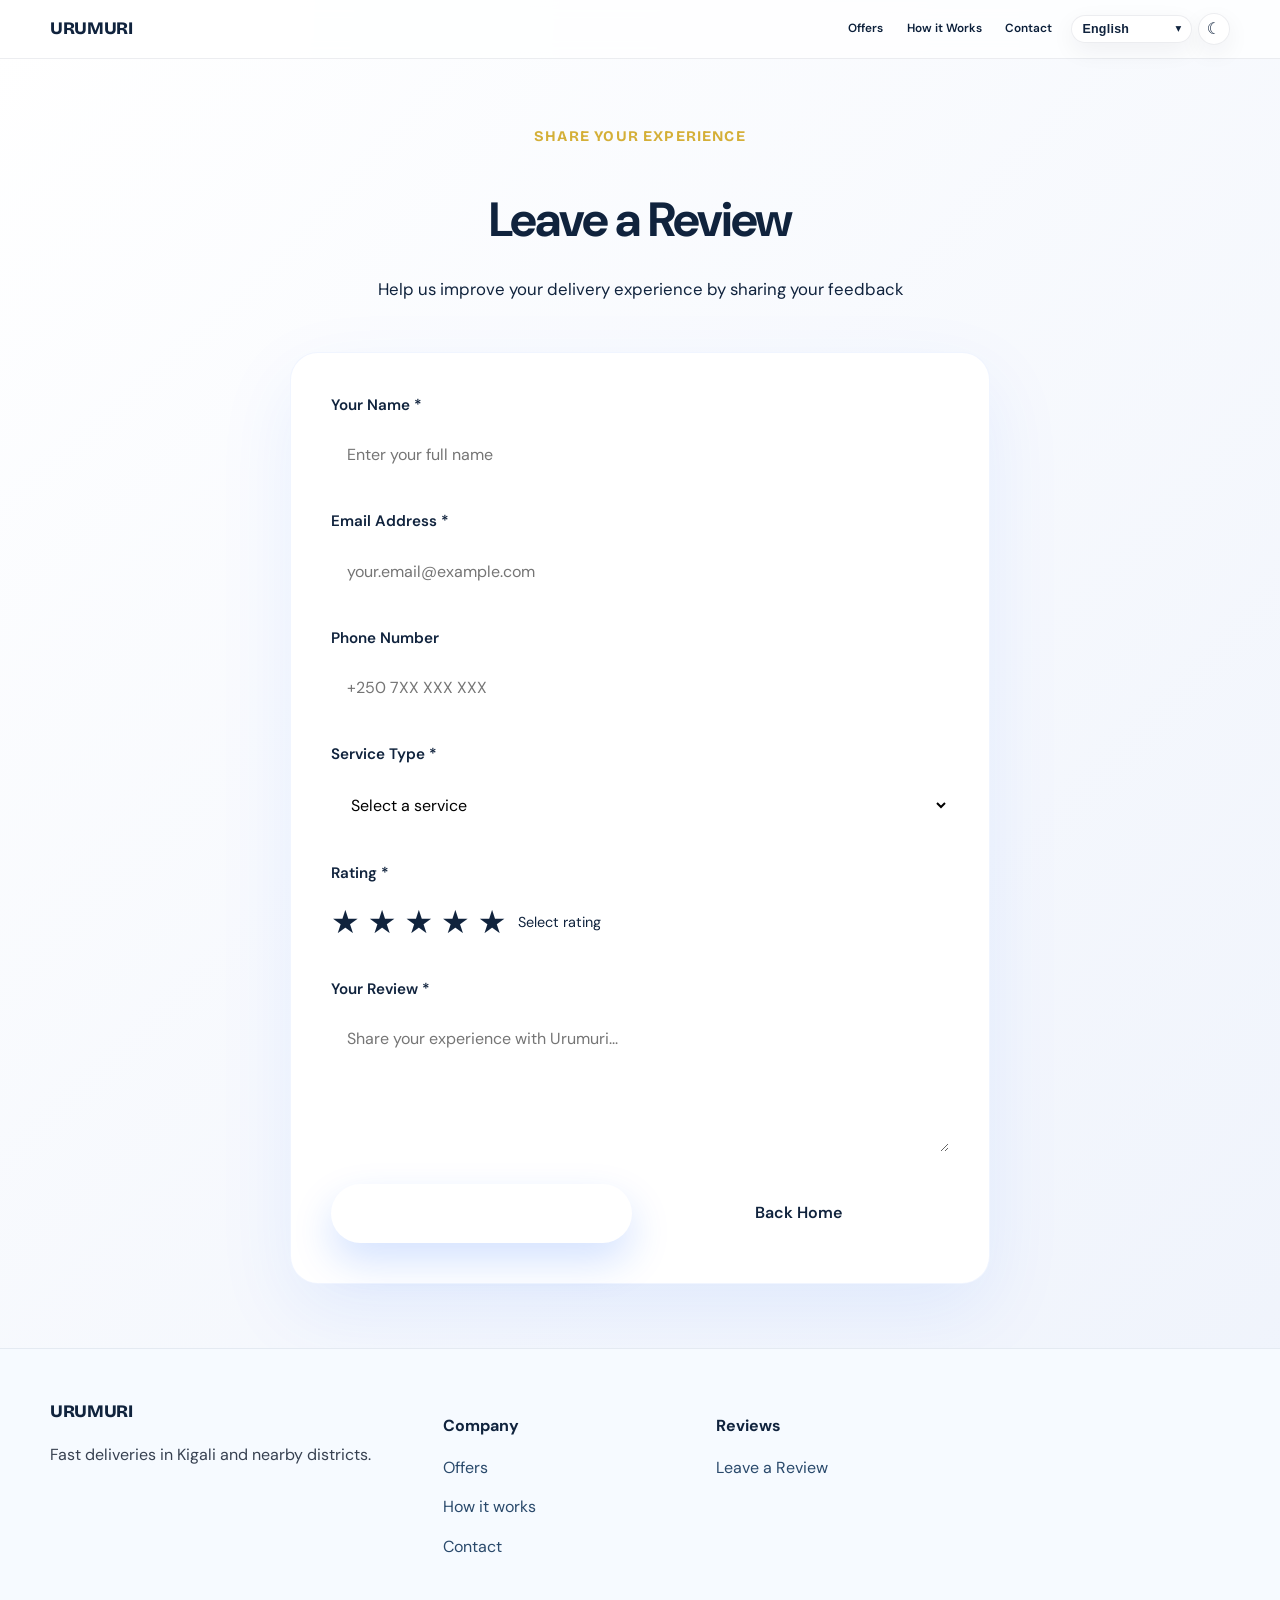
<file: reviews.html>
<!DOCTYPE html>
<html lang="en">
<head>
  <meta charset="UTF-8" />
  <meta name="viewport" content="width=device-width, initial-scale=1.0" />
  <title>Leave a Review | Urumuri</title>
  <meta name="description" content="Share your Urumuri delivery experience. Leave a review for food, grocery, courier and other services." />
  <link rel="preconnect" href="https://fonts.googleapis.com" />
  <link rel="preconnect" href="https://fonts.gstatic.com" crossorigin />
  <link rel="preload" href="https://fonts.googleapis.com/css2?family=Bricolage+Grotesque:opsz,wght@12..96,500;12..96,700;12..96,800&family=DM+Sans:opsz,wght@9..40,400;9..40,500;9..40,600;9..40,700&display=swap" as="style" onload="this.rel='stylesheet'">
  <noscript><link href="https://fonts.googleapis.com/css2?family=Bricolage+Grotesque:opsz,wght@12..96,500;12..96,700;12..96,800&family=DM+Sans:opsz,wght@9..40,400;9..40,500;9..40,600;9..40,700&display=swap" rel="stylesheet"></noscript>
  <link rel="stylesheet" href="styles.css" />
  <style>
    .review-container {
      min-height: 100vh;
      padding: 4rem 0;
      background: linear-gradient(135deg, rgba(255, 255, 255, 0.95), rgba(240, 244, 252, 0.95));
    }

    .review-content {
      max-width: 700px;
    }

    .review-header {
      text-align: center;
      margin-bottom: 3rem;
    }

    .review-header h1 {
      font-size: clamp(2rem, 4vw, 3rem);
      margin: 1rem 0;
      letter-spacing: -0.04em;
    }

    .review-header p {
      color: var(--gray-600);
      font-size: 1.05rem;
    }

    .review-form {
      background: var(--white);
      border-radius: 28px;
      padding: 2.5rem;
      box-shadow: 0 28px 80px rgba(14, 94, 255, 0.08);
      border: 1px solid rgba(14, 94, 255, 0.06);
    }

    .form-group {
      margin-bottom: 1.75rem;
      display: flex;
      flex-direction: column;
    }

    .form-group label {
      margin-bottom: 0.65rem;
      font-weight: 600;
      color: var(--black);
      font-size: 0.95rem;
    }

    .form-group input,
    .form-group textarea,
    .form-group select {
      padding: 1rem;
      border: 2px solid var(--gray-200);
      border-radius: 16px;
      font-family: inherit;
      font-size: 1rem;
      transition: all 0.3s ease;
      background: var(--surface);
    }

    .form-group input:focus,
    .form-group textarea:focus,
    .form-group select:focus {
      outline: none;
      border-color: var(--blue);
      background: var(--white);
      box-shadow: 0 0 0 3px rgba(14, 94, 255, 0.1);
    }

    .form-group textarea {
      resize: vertical;
      min-height: 140px;
      font-size: 1rem;
    }

    .rating-group {
      display: flex;
      gap: 0.75rem;
      align-items: center;
    }

    .star-rating {
      display: flex;
      gap: 0.5rem;
      font-size: 2rem;
    }

    .star {
      cursor: pointer;
      transition: transform 0.2s ease, color 0.2s ease;
      color: var(--gray-200);
    }

    .star:hover,
    .star.active {
      color: var(--yellow);
      transform: scale(1.2);
    }

    .rating-label {
      color: var(--gray-600);
      font-size: 0.9rem;
      min-width: 60px;
    }

    .form-actions {
      display: flex;
      gap: 1rem;
      margin-top: 2rem;
    }

    .form-actions button,
    .form-actions a {
      flex: 1;
      padding: 1rem;
      border-radius: 999px;
      font-weight: 600;
      font-size: 1rem;
      border: none;
      cursor: pointer;
      transition: all 0.3s cubic-bezier(0.34, 1.56, 0.64, 1);
      text-decoration: none;
      text-align: center;
    }

    .btn-submit {
      background: var(--blue);
      color: var(--white);
      box-shadow: 0 18px 40px rgba(14, 94, 255, 0.18);
    }

    .btn-submit:hover {
      transform: translateY(-4px) scale(1.05);
      box-shadow: 0 28px 60px rgba(14, 94, 255, 0.35);
    }

    .btn-cancel {
      background: var(--gray-100);
      color: var(--black);
      border: 1px solid var(--gray-200);
    }

    .btn-cancel:hover {
      background: var(--gray-200);
      transform: translateY(-2px);
    }

    .success-message {
      display: none;
      background: #e8f5e9;
      border: 2px solid #4caf50;
      border-radius: 16px;
      padding: 1.5rem;
      margin-bottom: 2rem;
      text-align: center;
      color: #2e7d32;
    }

    .success-message h3 {
      margin: 0 0 0.5rem;
      font-size: 1.1rem;
    }

    .success-message p {
      margin: 0;
      color: #2e7d32;
    }

    @media (max-width: 640px) {
      .review-container {
        padding: 2rem 0;
      }

      .review-form {
        padding: 1.5rem;
      }

      .form-actions {
        flex-direction: column;
      }

      .review-header {
        margin-bottom: 2rem;
      }
    }
  </style>
</head>
<body>
  <header class="site-header">
    <div class="container header-inner">
      <a class="brand" href="index.html">URUMURI</a>
      <nav class="nav-links" id="navLinks">
        <a href="index.html#services">Offers</a>
        <a href="index.html#how-it-works">How it Works</a>
        <a href="index.html#contact">Contact</a>
      </nav>
              <div class="nav-actions">
          <button class="theme-toggle" id="themeToggle" type="button" aria-label="Toggle light and dark mode">
            <span class="theme-icon">☾</span>
          </button>
        </div>
<button class="nav-toggle" id="navToggle" type="button" aria-label="Toggle navigation" aria-expanded="false">
        <span></span>
        <span></span>
        <span></span>
      </button>
    </div>
  </header>

  <main>
    <section class="review-container">
      <div class="container review-content">
        <div class="review-header">
          <span class="eyebrow">Share your experience</span>
          <h1>Leave a Review</h1>
          <p>Help us improve your delivery experience by sharing your feedback</p>
        </div>

        <div class="success-message" id="successMessage">
          <h3>Thank you! 🎉</h3>
          <p>Your review has been submitted successfully. We appreciate your feedback!</p>
        </div>

        <form class="review-form" id="reviewForm">
          <div class="form-group">
            <label for="name">Your Name *</label>
            <input type="text" id="name" name="name" required placeholder="Enter your full name" />
          </div>

          <div class="form-group">
            <label for="email">Email Address *</label>
            <input type="email" id="email" name="email" required placeholder="your.email@example.com" />
          </div>

          <div class="form-group">
            <label for="phone">Phone Number</label>
            <input type="tel" id="phone" name="phone" placeholder="+250 7XX XXX XXX" />
          </div>

          <div class="form-group">
            <label for="service">Service Type *</label>
            <select id="service" name="service" required>
              <option value="">Select a service</option>
              <option value="food">Food Delivery</option>
              <option value="grocery">Grocery Delivery</option>
              <option value="pharmacy">Pharmacy Delivery</option>
              <option value="courier">Courier Services</option>
              <option value="buyformes">Buy for Me Services</option>
              <option value="other">Other</option>
            </select>
          </div>

          <div class="form-group">
            <label>Rating *</label>
            <div class="rating-group">
              <div class="star-rating" id="starRating">
                <span class="star" data-value="1">★</span>
                <span class="star" data-value="2">★</span>
                <span class="star" data-value="3">★</span>
                <span class="star" data-value="4">★</span>
                <span class="star" data-value="5">★</span>
              </div>
              <span class="rating-label" id="ratingLabel">Select rating</span>
            </div>
            <input type="hidden" id="rating" name="rating" required />
          </div>

          <div class="form-group">
            <label for="review">Your Review *</label>
            <textarea id="review" name="review" required placeholder="Share your experience with Urumuri..."></textarea>
          </div>

          <div class="form-actions">
            <button type="submit" class="btn-submit">Submit Review</button>
            <a href="index.html" class="btn-cancel">Back Home</a>
          </div>
        </form>
      </div>
    </section>
  </main>

  <footer class="site-footer modern-footer">
    <div class="container footer-grid">
      <div class="footer-brand">
        <a class="brand footer-brand-link" href="index.html">URUMURI</a>
        <p>Fast deliveries in Kigali and nearby districts.</p>
      </div>
      <div class="footer-column">
        <p class="footer-heading">Company</p>
        <a href="index.html#services">Offers</a>
        <a href="index.html#how-it-works">How it works</a>
        <a href="index.html#contact">Contact</a>
      </div>
      <div class="footer-column">
        <p class="footer-heading">Reviews</p>
        <a href="reviews.html">Leave a Review</a>
      </div>
    </div>
  </footer>

  <script src="script.js" defer></script>
</body>
</html>
</file>
<file: styles.css>
:root {
  color-scheme: light;
  font-family: 'DM Sans', system-ui, -apple-system, BlinkMacSystemFont, 'Segoe UI', sans-serif;
  font-size: 16px;
  line-height: 1.65;
  color: #0f172a;
  background: #f6f7fb;
  --midnight: #0B1F3A;
  --navy: #12294c;
  --royal: #1f4f92;
  --accent: #ffd700;
  --accent-soft: rgba(255, 215, 0, 0.18);
  --gold: #D4AF37;
  --gold-soft: rgba(212, 175, 55, 0.15);
  --white: #ffffff;
  --surface: rgba(255, 255, 255, 0.88);
  --surface-strong: #f8f9fc;
  --surface-glass: rgba(255, 255, 255, 0.72);
  --surface-frost: rgba(255, 255, 255, 0.16);
  --border: rgba(14, 36, 75, 0.08);
  --shadow: 0 28px 70px rgba(9, 21, 46, 0.08);
  --radius: 28px;
  --ease-smooth: cubic-bezier(0.22, 1, 0.36, 1);
  --ease-bounce: cubic-bezier(0.34, 1.45, 0.64, 1);
  --ease-wiggle: cubic-bezier(0.45, 1.2, 0.55, 1);
  --page-bg: #f4f7fc;
  --page-bg-alt: #e7eef9;
  --text-main: #10233d;
  --text-soft: #334863;
  --text-muted: #67809a;
  --header-bg: rgba(255,255,255,0.9);
  --header-border: rgba(16,35,61,0.08);
  --nav-link-color: #0B1F3A;
  --nav-link-hover-bg: rgba(255,215,0,0.16);
  --nav-link-hover-color: #0B1F3A;
  --card-bg: linear-gradient(145deg, #ffffff 0%, #f7fbff 55%, #fff8e7 100%);
  --panel-bg: linear-gradient(145deg, #fefefe 0%, #f2f7fd 100%);
  --footer-bg: #f6faff;
  --footer-link-color: #29496b;
  --footer-text: #5f738c;
  --hero-stat-bg: linear-gradient(135deg, #12365d 0%, #1e4f86 100%);
  --hero-stat-color: #f8fbff;
  --hero-stat-number: #fff5c2;
  --hero-stat-caption: #d7e4f2;
  --card-heading: #10233d;
  --card-text: #2d4360;
  --card-muted: #5b6f83;
  --card-border: rgba(18,54,93,0.12);
  --accent-soft-red: rgba(214, 92, 92, 0.08);
}

body[data-theme="dark"] {
  color-scheme: dark;
  --page-bg: #040b16;
  --page-bg-alt: #091424;
  --text-main: #f8fafc;
  --text-soft: #d1d9e6;
  --text-muted: #9aa6b2;
  --header-bg: rgba(5, 12, 24, 0.86);
  --header-border: rgba(255,255,255,0.08);
  --nav-link-color: #ffffff;
  --nav-link-hover-bg: rgba(255,215,0,0.14);
  --nav-link-hover-color: #ffffff;
  --card-bg: #0b1425;
  --panel-bg: #0d1728;
  --footer-bg: #08111d;
  --footer-link-color: #f8fafc;
  --footer-text: #f8fafc;
  --hero-stat-bg: #0f1729;
  --hero-stat-color: #f8fafc;
  --hero-stat-number: #ffd700;
  --hero-stat-caption: #e2e8f0;
  --card-heading: #f8fafc;
  --card-text: #f8fafc;
  --card-muted: #f8fafc;
  --card-border: rgba(255,255,255,0.12);
}

* {
  box-sizing: border-box;
}

html {
  scroll-behavior: smooth;
  text-rendering: optimizeLegibility;
  -webkit-font-smoothing: antialiased;
  -moz-osx-font-smoothing: grayscale;
}

body {
  margin: 0;
  min-height: 100vh;
  background: radial-gradient(circle at top left, rgba(255,255,255,0.95), rgba(239,246,255,0.9) 28%, rgba(231,238,249,0.95) 68%, #edf3fa 100%);
  color: var(--text-main);
  overflow-x: hidden;
  transition: background 0.25s var(--ease-smooth), color 0.25s var(--ease-smooth);
}

.page-shell {
  min-height: 100vh;
  display: flex;
  flex-direction: column;
}

body[data-theme="dark"] {
  background-color: var(--page-bg);
  background-image: none;
}

body[data-theme="dark"] p,
body[data-theme="dark"] h1,
body[data-theme="dark"] h2,
body[data-theme="dark"] h3,
body[data-theme="dark"] h4,
body[data-theme="dark"] h5,
body[data-theme="dark"] h6,
body[data-theme="dark"] li,
body[data-theme="dark"] span,
body[data-theme="dark"] a,
body[data-theme="dark"] button,
body[data-theme="dark"] label,
body[data-theme="dark"] small,
body[data-theme="dark"] .brand,
body[data-theme="dark"] .eyebrow,
body[data-theme="dark"] .footer-heading,
body[data-theme="dark"] .footer-bottom,
body[data-theme="dark"] .footer-column a,
body[data-theme="dark"] .footer-brand p {
  color: #f8fafc;
}

body[data-theme="dark"] .service-card,
body[data-theme="dark"] .glass-panel,
body[data-theme="dark"] .feature-grid article,
body[data-theme="dark"] .cta-panel,
body[data-theme="dark"] .site-footer,
body[data-theme="dark"] .hero-stats div,
body[data-theme="dark"] .hero-visual,
body[data-theme="dark"] .media-panel,
body[data-theme="dark"] .theme-toggle,
body[data-theme="dark"] .nav-toggle,
body[data-theme="dark"] .nav-links.active,
body[data-theme="dark"] .nav-links a:hover,
body[data-theme="dark"] .nav-links a.active {
  background: var(--card-bg);
  color: var(--card-text);
  border-color: var(--card-border);
}

body[data-theme="dark"] .dark-text-override,
body[data-theme="dark"] .dark-text-override h2,
body[data-theme="dark"] .dark-text-override .eyebrow {
  color: #000000 !important;
}

.service-card:nth-of-type(2n),
.feature-grid article:nth-of-type(2n) {
  background: linear-gradient(145deg, #fff8d9 0%, #ffe68a 100%);
  border-color: rgba(255, 215, 0, 0.3);
}

.service-card:nth-of-type(3n),
.feature-grid article:nth-of-type(3n) {
  background: linear-gradient(145deg, #fff2f2 0%, #ffd2d2 100%);
  border-color: rgba(244, 63, 94, 0.26);
}

body[data-theme="dark"] .service-card:nth-of-type(2n),
body[data-theme="dark"] .feature-grid article:nth-of-type(2n) {
  background: linear-gradient(145deg, #2b240f 0%, #4f3b11 100%);
  border-color: rgba(255, 215, 0, 0.35);
}

body[data-theme="dark"] .service-card:nth-of-type(3n),
body[data-theme="dark"] .feature-grid article:nth-of-type(3n) {
  background: linear-gradient(145deg, #24110f 0%, #4a1717 100%);
  border-color: rgba(244, 63, 94, 0.35);
}

body[data-theme="dark"] .service-card:nth-of-type(2n) *,
body[data-theme="dark"] .service-card:nth-of-type(3n) *,
body[data-theme="dark"] .feature-grid article:nth-of-type(2n) *,
body[data-theme="dark"] .feature-grid article:nth-of-type(3n) * {
  color: #f8fafc;
}

body[data-theme="dark"] .btn-secondary {
  background: rgba(255,255,255,0.08);
  color: #f8fafc;
  border-color: rgba(255,255,255,0.16);
}

img {
  max-width: 100%;
  display: block;
}

@keyframes gentleBob {
  0%, 100% {
    transform: translate3d(0, 0, 0) rotate(-0.6deg);
  }
  50% {
    transform: translate3d(0, -6px, 0) rotate(0.6deg);
  }
}

@keyframes floatBob {
  0% {
    transform: translateY(0) rotate(-0.8deg);
  }
  100% {
    transform: translateY(-12px) rotate(0.8deg);
  }
}

@keyframes popIn {
  0% {
    opacity: 0;
    transform: translate3d(0, 28px, 0) rotate(-1.2deg) scale(0.96);
  }
  70% {
    opacity: 1;
    transform: translate3d(0, -4px, 0) rotate(0.4deg) scale(1.02);
  }
  100% {
    opacity: 1;
    transform: translate3d(0, 0, 0) rotate(0deg) scale(1);
  }
}

@keyframes cardPop {
  0% {
    opacity: 0;
    transform: translateY(22px) rotate(var(--card-tilt, 0deg)) scale(0.94);
  }
  65% {
    opacity: 1;
    transform: translateY(-5px) rotate(calc(var(--card-tilt, 0deg) * 0.4)) scale(1.015);
  }
  100% {
    opacity: 1;
    transform: translateY(0) rotate(var(--card-tilt, 0deg)) scale(1);
  }
}

@keyframes iconWiggle {
  0%, 100% {
    transform: rotate(0deg) scale(1);
  }
  25% {
    transform: rotate(-8deg) scale(1.06);
  }
  75% {
    transform: rotate(8deg) scale(1.06);
  }
}

a {
  color: inherit;
  text-decoration: none;
}

button,
.btn {
  font: inherit;
}

.animate-on-scroll {
  opacity: 0;
  transform: translate3d(0, 24px, 0) rotate(-0.6deg);
  will-change: opacity, transform;
}

.container {
  width: min(1180px, calc(100% - 2rem));
  margin: 0 auto;
}

.site-header {
  position: sticky;
  top: 0;
  z-index: 30;
  background: var(--header-bg);
  backdrop-filter: blur(8px);
  border-bottom: 1px solid var(--header-border);
}

.header-inner {
  display: flex;
  align-items: center;
  justify-content: space-between;
  gap: 0.6rem;
  padding: 0.75rem 0;
  flex-wrap: nowrap;
}

.brand {
  font-family: 'Bricolage Grotesque', 'DM Sans', sans-serif;
  font-size: 1.1rem;
  font-weight: 800;
  letter-spacing: -0.02em;
  color: var(--text-main);
  flex-shrink: 0;
  white-space: nowrap;
}

.nav-links {
  display: flex;
  flex-wrap: nowrap;
  gap: 0.25rem;
  align-items: center;
  margin-left: auto;
  min-width: 0;
}

.nav-links a {
  position: relative;
  padding: 0.45rem 0.6rem;
  color: var(--nav-link-color);
  font-size: clamp(0.74rem, 0.85vw, 0.88rem);
  font-weight: 600;
  border-radius: 999px;
  white-space: nowrap;
  flex-shrink: 0;
  transition: background 0.28s var(--ease-smooth), color 0.28s var(--ease-smooth), transform 0.35s var(--ease-bounce);
}

.nav-links a::after {
  content: '';
  position: absolute;
  inset: auto 10px 5px;
  height: 2px;
  width: 0;
  background: var(--accent);
  transition: width 0.35s ease;
  border-radius: 999px;
}

.nav-links a:hover,
.nav-links a.active {
  background: var(--nav-link-hover-bg);
  color: var(--nav-link-hover-color);
  transform: translateY(-2px) rotate(-0.4deg);
}

.nav-links a:hover::after,
.nav-links a.active::after {
  width: calc(100% - 20px);
}

.nav-actions {
  display: inline-flex;
  align-items: center;
  gap: 0.35rem;
  flex-shrink: 0;
}

.language-picker {
  display: inline-flex;
  align-items: center;
  position: relative;
}

.language-picker select {
  appearance: none;
  border: 1px solid var(--header-border);
  border-radius: 999px;
  background: rgba(255,255,255,0.72);
  color: var(--text-main);
  padding: 0.4rem 1.75rem 0.4rem 0.65rem;
  font-size: 0.78rem;
  font-weight: 700;
  letter-spacing: 0.02em;
  cursor: pointer;
  box-shadow: 0 8px 24px rgba(9,21,46,0.06);
}

.language-picker::after {
  content: '▾';
  position: absolute;
  right: 0.7rem;
  pointer-events: none;
  font-size: 0.72rem;
  color: var(--text-main);
}

body[data-theme="dark"] .language-picker select {
  background: rgba(255,255,255,0.12);
  color: #f8fafc;
}

.sr-only {
  position: absolute;
  width: 1px;
  height: 1px;
  padding: 0;
  margin: -1px;
  overflow: hidden;
  clip: rect(0, 0, 0, 0);
  white-space: nowrap;
  border: 0;
}

.theme-toggle,
.nav-toggle {
  display: inline-flex;
  align-items: center;
  justify-content: center;
  width: 2rem;
  height: 2rem;
  padding: 0;
  border: 1px solid var(--header-border);
  border-radius: 999px;
  background: rgba(255,255,255,0.65);
  color: var(--text-main);
  cursor: pointer;
  box-shadow: 0 8px 24px rgba(9,21,46,0.06);
}

body[data-theme="dark"] .theme-toggle,
body[data-theme="dark"] .nav-toggle {
  background: rgba(255,255,255,0.08);
  color: var(--text-main);
}

.nav-toggle {
  display: none;
  flex-direction: column;
  justify-content: space-between;
  padding: 0.55rem;
}

.nav-toggle span {
  display: block;
  width: 100%;
  height: 2px;
  border-radius: 999px;
  background: currentColor;
}

.hero {
  position: relative;
  padding: 5rem 0 3rem;
  overflow: hidden;
}

.hero::before {
  content: '';
  position: absolute;
  inset: 0;
  background: radial-gradient(circle at top right, rgba(255, 215, 0, 0.12), transparent 20%),
              radial-gradient(circle at 20% 30%, rgba(31, 79, 127, 0.16), transparent 18%);
  pointer-events: none;
}

.hero-home {
  min-height: 86vh;
  display: flex;
  align-items: center;
}

.hero-home .hero-grid {
  display: grid;
  grid-template-columns: 1.1fr 0.9fr;
  gap: 2rem;
  align-items: center;
  position: relative;
  z-index: 1;
}

.hero-copy {
  max-width: 620px;
}

.eyebrow {
  display: inline-flex;
  margin-bottom: 1rem;
  font-family: 'Bricolage Grotesque', 'DM Sans', sans-serif;
  font-size: 0.92rem;
  font-weight: 700;
  letter-spacing: 0.08em;
  text-transform: uppercase;
  color: var(--gold);
}

.hero h1,
.section-header h2 {
  margin: 0;
  font-family: 'Bricolage Grotesque', 'DM Sans', sans-serif;
  font-size: clamp(2.75rem, 4vw, 4.5rem);
  line-height: 1.02;
  letter-spacing: -0.03em;
}

.hero-intro,
.section-header p,
.feature-grid p,
.card-copy,
.footer-brand p {
  color: #374151;
  max-width: 46rem;
}

.hero-actions {
  display: flex;
  flex-wrap: wrap;
  gap: 1rem;
  margin: 2rem 0 2.5rem;
}

.btn {
  display: inline-flex;
  align-items: center;
  justify-content: center;
  border-radius: 999px;
  padding: 0.95rem 1.8rem;
  transition: transform 0.35s var(--ease-bounce), box-shadow 0.28s var(--ease-smooth), background 0.28s var(--ease-smooth), color 0.28s var(--ease-smooth);
  position: relative;
  overflow: hidden;
}

.btn-primary {
  background: linear-gradient(135deg, #ffd800, #ffbd00);
  color: var(--midnight);
  border: 1px solid rgba(255, 215, 0, 0.95);
  box-shadow: 0 24px 60px rgba(255, 215, 0, 0.25);
}

.btn-secondary {
  background: rgba(11, 31, 58, 0.2);
  color: var(--white);
  border: 1px solid rgba(255, 255, 255, 0.14);
  box-shadow: 0 18px 40px rgba(11, 31, 58, 0.18);
}

.btn:hover {
  transform: translateY(-3px) rotate(-0.5deg) scale(1.02);
}

.btn:active {
  transform: translateY(0) rotate(0deg) scale(0.98);
  transition-duration: 0.12s;
}

.hero-stats {
  display: grid;
  grid-template-columns: repeat(3, minmax(0, 1fr));
  gap: 1rem;
  margin-top: 1rem;
}

.hero-stats div {
  background: var(--hero-stat-bg);
  border: 1px solid rgba(255, 255, 255, 0.08);
  border-radius: 22px;
  padding: 1rem 1.25rem;
  box-shadow: 0 28px 60px rgba(9, 21, 46, 0.18);
  color: var(--hero-stat-color);
}

.hero-stats span {
  display: block;
  font-size: 1.8rem;
  font-weight: 800;
  color: var(--hero-stat-number);
}

.hero-stats p {
  margin: 0.5rem 0 0;
  color: var(--hero-stat-caption);
}

.hero-visual {
  position: relative;
  min-height: 500px;
  border-radius: 32px;
  overflow: hidden;
  background: #0B1F3A;
  box-shadow: 0 40px 90px rgba(9, 21, 46, 0.22);
  transform: translateZ(0);
}

.hero-visual::before {
  content: '';
  position: absolute;
  inset: 0;
  background: linear-gradient(180deg, rgba(255,255,255,0.08), transparent 35%);
  pointer-events: none;
}

.hero-visual-transport,
.hero-visual-food,
.hero-visual-courier,
.hero-visual-merchant,
.hero-visual-drivers,
.hero-visual-safety,
.hero-visual-about,
.hero-visual-contact {
  background: #0B1F3A;
}

.hero-visual-overlay {
  position: absolute;
  inset: 0;
  background: linear-gradient(180deg, rgba(255,255,255,0.1), transparent 75%);
}

.hero-visual-frame {
  position: relative;
  width: 100%;
  height: 100%;
  padding: 2rem;
  display: grid;
  grid-template-rows: auto 1fr;
  gap: 1.5rem;
}

.hero-badge {
  display: inline-flex;
  align-items: center;
  gap: 0.6rem;
  padding: 0.9rem 1.2rem;
  border-radius: 999px;
  background: rgba(255,255,255,0.1);
  border: 1px solid rgba(255,255,255,0.18);
  color: #f8f4df;
  font-family: 'Bricolage Grotesque', 'DM Sans', sans-serif;
  font-weight: 700;
  letter-spacing: 0.02em;
  animation: gentleBob 3.8s ease-in-out infinite;
}

.hero-media {
  display: grid;
  gap: 1rem;
  align-content: end;
}

.media-panel {
  position: relative;
  min-height: 120px;
  border-radius: 28px;
  padding: 1.5rem;
  background: linear-gradient(180deg, rgba(255,255,255,0.1), rgba(255,255,255,0.05));
  border: 1px solid rgba(255,255,255,0.14);
  color: #f6f7fb;
  display: flex;
  align-items: flex-end;
  justify-content: flex-start;
  font-size: 1.05rem;
  line-height: 1.5;
  box-shadow: 0 16px 40px rgba(0, 0, 0, 0.16);
  animation: floatBob 4.5s ease-in-out infinite alternate;
}

.media-panel::before {
  content: '';
  position: absolute;
  inset: 0;
  border-radius: 28px;
  background: linear-gradient(180deg, rgba(255, 255, 255, 0.04), transparent 45%);
  pointer-events: none;
}

.media-top {
  min-height: 92px;
  animation-delay: 0.1s;
}

.media-middle {
  min-height: 140px;
  animation-delay: 0.3s;
}

.media-bottom {
  min-height: 110px;
  animation-delay: 0.55s;
}

.section {
  padding: 5rem 0;
}

.section-highlight {
  padding-top: 4rem;
}

.section-header {
  max-width: 740px;
  margin-bottom: 2rem;
}

.section-header h2 {
  font-size: clamp(2.25rem, 3vw, 3rem);
}

.cards-grid,
.feature-grid,
.section-grid {
  display: grid;
  gap: 1.5rem;
}

.cards-grid {
  grid-template-columns: repeat(auto-fit, minmax(280px, 1fr));
  align-items: start;
}

.service-card {
  display: flex;
  flex-direction: column;
  justify-content: space-between;
  min-height: 320px;
  padding: 2.5rem;
  border-radius: 28px;
  background: var(--card-bg);
  box-shadow: 0 20px 50px rgba(18, 54, 93, 0.08), inset 0 1px 0 rgba(255,255,255,0.8);
  border: 1px solid rgba(14, 36, 75, 0.08);
  box-shadow: 0 50px 140px rgba(31, 79, 127, 0.14), 0 18px 48px rgba(9,21,46,0.08);
  color: var(--midnight);
  transition: transform 0.4s var(--ease-bounce), border-color 0.28s var(--ease-smooth), box-shadow 0.32s var(--ease-smooth), background 0.32s var(--ease-smooth);
  position: relative;
  overflow: visible;
  will-change: transform, box-shadow;
}

.service-card:nth-child(1) {
  --card-tilt: -1.1deg;
  transform: rotate(-1.1deg);
}

.service-card:nth-child(2) {
  --card-tilt: 0.8deg;
  transform: rotate(0.8deg);
}

.service-card:nth-child(3) {
  --card-tilt: -0.5deg;
  transform: rotate(-0.5deg);
}

.cards-grid.animate-in .service-card,
.feature-grid.animate-in article {
  opacity: 0;
  animation: cardPop 0.62s var(--ease-bounce) forwards;
}

.cards-grid.animate-in .service-card:nth-child(1),
.feature-grid.animate-in article:nth-child(1) { animation-delay: 0.06s; }
.cards-grid.animate-in .service-card:nth-child(2),
.feature-grid.animate-in article:nth-child(2) { animation-delay: 0.16s; }
.cards-grid.animate-in .service-card:nth-child(3),
.feature-grid.animate-in article:nth-child(3) { animation-delay: 0.26s; }
.cards-grid.animate-in .service-card:nth-child(4),
.feature-grid.animate-in article:nth-child(4) { animation-delay: 0.36s; }

.service-card::after {
  content: '';
  position: absolute;
  inset: -4px;
  border-radius: 32px;
  pointer-events: none;
  background: linear-gradient(90deg, rgba(255,215,0,0.06), rgba(31,79,127,0.04), rgba(214,92,92,0.03));
  filter: blur(10px);
  opacity: 0;
  transition: opacity 0.32s var(--ease-smooth);
}

.service-card:hover {
  transform: translateY(-12px) rotate(0deg) scale(1.01);
  border-color: rgba(255, 215, 0, 0.22);
  box-shadow: 0 48px 120px rgba(255, 215, 0, 0.12), 0 14px 48px rgba(31,79,127,0.12);
  background: linear-gradient(180deg, var(--white), rgba(247,250,254,0.98));
}

.service-card:hover::after {
  opacity: 1;
}

.service-icon {
  display: inline-flex;
  align-items: center;
  justify-content: center;
  height: 4rem;
  width: 4rem;
  border-radius: 18px 14px 20px 16px;
  background: linear-gradient(135deg, rgba(255,215,0,0.22), rgba(31,79,127,0.08));
  color: var(--midnight);
  font-size: 1.6rem;
  box-shadow: 0 14px 40px rgba(31,79,127,0.14), 0 4px 12px rgba(0,0,0,0.08);
  transition: transform 0.35s var(--ease-bounce);
}

.service-card:hover .service-icon {
  animation: iconWiggle 0.55s var(--ease-wiggle);
}

.service-card h3 {
  margin: 1.5rem 0 0.75rem;
  font-family: 'Bricolage Grotesque', 'DM Sans', sans-serif;
  font-size: 1.6rem;
  line-height: 1.1;
}

.service-card p {
  margin: 0;
  color: #263244;
  font-size: 1rem;
}

.card-link {
  margin-top: 1.6rem;
  display: inline-flex;
  font-weight: 900;
  color: var(--midnight);
  background: linear-gradient(90deg, rgba(255,215,0,0.12), transparent);
  padding: 0.6rem 0.9rem;
  border-radius: 14px;
  font-size: 0.98rem;
  align-items: center;
  gap: 0.6rem;
}

.section-glass {
  background: radial-gradient(circle at top left, rgba(212, 175, 55, 0.12), transparent 20%),
              linear-gradient(180deg, rgba(255,255,255,0.9), rgba(247, 250, 254, 0.9));
}

.glass-panel {
  position: relative;
  border-radius: 30px;
  padding: 2rem;
  background: var(--panel-bg);
  border: 1px solid rgba(14,36,75,0.06);
  box-shadow: 0 18px 46px rgba(18,54,93,0.06);
  color: var(--text-main);
}

.glass-panel h2 {
  font-family: 'Bricolage Grotesque', 'DM Sans', sans-serif;
}

.glass-panel::before {
  content: '';
  position: absolute;
  inset: 0;
  border-radius: 30px;
  background: radial-gradient(circle at top left, rgba(255, 215, 0, 0.1), transparent 22%);
  pointer-events: none;
}

.panel-primary {
  background: linear-gradient(180deg, rgba(212, 175, 55, 0.16), rgba(255,255,255,0.92));
}

.section-grid {
  grid-template-columns: repeat(2, minmax(0, 1fr));
}

.feature-grid {
  grid-template-columns: repeat(4, minmax(0, 1fr));
}

.feature-grid article {
  position: relative;
  border-radius: 28px;
  padding: 2rem;
  background: var(--card-bg);
  border: 1px solid rgba(14,36,75,0.06);
  box-shadow: 0 16px 42px rgba(18,54,93,0.06);
  color: var(--text-main);
  transition: transform 0.38s var(--ease-bounce);
}

.feature-grid article:nth-child(odd) {
  --card-tilt: -0.7deg;
  transform: rotate(-0.7deg);
}

.feature-grid article:nth-child(even) {
  --card-tilt: 0.7deg;
  transform: rotate(0.7deg);
}

.feature-grid article:hover {
  transform: translateY(-6px) rotate(0deg);
}

.feature-grid h3 {
  margin-top: 0;
  font-family: 'Bricolage Grotesque', 'DM Sans', sans-serif;
}

.section-cta {
  padding: 4rem 0 6rem;
}

.cta-panel {
  position: relative;
  display: flex;
  align-items: center;
  justify-content: space-between;
  gap: 1.5rem;
  padding: 2.5rem 2.25rem;
  border-radius: 20px;
  background: linear-gradient(145deg, #ffffff 0%, #f3f8ff 100%);
  color: var(--text-main);
  box-shadow: 0 20px 44px rgba(18,54,93,0.07);
  overflow: hidden;
}

.cta-panel::before {
  content: '';
  position: absolute;
  inset: 0;
  background: radial-gradient(circle at right center, rgba(255, 215, 0, 0.12), transparent 28%);
  pointer-events: none;
}

.cta-panel p {
  color: var(--card-muted);
}

.cta-panel-inverse {
  background: linear-gradient(145deg, rgba(11, 31, 58, 0.96), rgba(31, 79, 127, 0.94));
  color: #f8fafc;
  border: 1px solid rgba(255, 255, 255, 0.1);
}

.cta-panel-inverse .eyebrow {
  color: var(--accent);
}

.cta-panel-inverse h2 {
  color: #ffffff;
}

.cta-panel-inverse p:not(.eyebrow) {
  color: #d5e0ed;
}

body[data-theme="dark"] .cta-panel-inverse {
  background: linear-gradient(145deg, rgba(11, 31, 58, 0.98), rgba(20, 45, 78, 0.98));
  color: #f8fafc;
  border-color: rgba(255, 255, 255, 0.12);
}

body[data-theme="dark"] .cta-panel-inverse h2 {
  color: #ffffff;
}

body[data-theme="dark"] .cta-panel-inverse p:not(.eyebrow) {
  color: #d5e0ed;
}

.site-footer {
  padding: 3rem 0 2rem;
  background: var(--footer-bg);
  border-top: 1px solid rgba(18,54,93,0.08);
}

.footer-grid {
  display: grid;
  grid-template-columns: 1.5fr repeat(3, minmax(0, 1fr));
  gap: 2rem;
  padding-bottom: 2rem;
}

.footer-heading {
  margin-bottom: 1rem;
  font-weight: 700;
}

.footer-column a {
  display: block;
  margin-bottom: 0.8rem;
  color: var(--footer-link-color);
}

.footer-bottom {
  display: flex;
  justify-content: space-between;
  align-items: center;
  gap: 1rem;
  font-size: 0.95rem;
  color: var(--footer-text);
}

.footer-social {
  display: flex;
  align-items: center;
  gap: 1rem;
}

.footer-social a {
  display: inline-flex;
  align-items: center;
  justify-content: center;
  width: 44px;
  height: 44px;
  border-radius: 50%;
  background: linear-gradient(135deg, rgba(11, 31, 58, 0.96), rgba(31, 79, 127, 0.96));
  color: var(--white);
  box-shadow: 0 12px 28px rgba(11, 31, 58, 0.16);
  transition: background 0.24s var(--ease-smooth), box-shadow 0.24s var(--ease-smooth), transform 0.24s var(--ease-smooth);
}

.footer-social a .social-logo {
  width: 18px;
  height: 18px;
  display: block;
}

.footer-social a:hover {
  background: linear-gradient(135deg, rgba(31, 79, 127, 0.98), rgba(11, 31, 58, 0.98));
  box-shadow: 0 16px 32px rgba(11, 31, 58, 0.2);
  transform: translateY(-3px) rotate(-4deg) scale(1.05);
}

.animate-in {
  opacity: 1 !important;
  transform: translate3d(0, 0, 0) rotate(0deg) scale(1) !important;
  transition: opacity 0.65s var(--ease-smooth), transform 0.65s var(--ease-bounce);
  animation: popIn 0.72s var(--ease-bounce) forwards;
}

@media (prefers-reduced-motion: reduce) {
  html {
    scroll-behavior: auto;
  }

  *, *::before, *::after {
    animation-duration: 0.01ms !important;
    animation-iteration-count: 1 !important;
    transition-duration: 0.01ms !important;
    scroll-behavior: auto !important;
  }

  .animate-on-scroll {
    opacity: 1;
    transform: none;
  }

  .service-card,
  .feature-grid article {
    transform: none !important;
  }
}

@media (max-width: 960px) {
  .hero-grid,
  .section-grid,
  .feature-grid,
  .cards-grid,
  .footer-grid {
    grid-template-columns: 1fr;
  }

  .hero-stats {
    grid-template-columns: repeat(auto-fit, minmax(140px, 1fr));
  }

  .cta-panel {
    flex-direction: column;
    align-items: flex-start;
  }
}

@media (max-width: 1100px) and (min-width: 721px) {
  .brand {
    font-size: 1.05rem;
  }

  .nav-links a {
    font-size: 0.74rem;
    padding: 0.4rem 0.5rem;
  }

  .language-picker select {
    font-size: 0.74rem;
    padding: 0.38rem 1.6rem 0.38rem 0.6rem;
  }
}

@media (max-width: 720px) {
  .header-inner {
    flex-wrap: wrap;
    padding: 0.6rem 0;
  }

  .brand {
    font-size: 1.15rem;
  }

  .nav-links {
    display: none;
    width: 100%;
    flex-direction: column;
    align-items: stretch;
    background: var(--header-bg);
    padding: 1rem;
    position: absolute;
    top: 100%;
    left: 0;
    right: 0;
    border-bottom: 1px solid var(--header-border);
    gap: 0.5rem;
    z-index: 50;
    backdrop-filter: blur(12px);
  }

  .nav-links a {
    padding: 0.9rem 1rem;
    border-radius: 12px;
    font-size: 1rem;
    width: 100%;
    text-align: left;
  }

  .nav-links a::after {
    display: none;
  }

  .nav-links.active {
    display: flex;
    animation: slideDown 0.3s ease-out;
  }

  @keyframes slideDown {
    from {
      opacity: 0;
      transform: translateY(-10px);
    }
    to {
      opacity: 1;
      transform: translateY(0);
    }
  }

  .nav-toggle {
    display: inline-flex;
  }

  .hero {
    padding: 2.5rem 0 2rem;
  }

  .hero-home {
    min-height: auto;
  }

  .hero-copy h1 {
    font-size: 2.2rem;
    line-height: 1.1;
  }

  .hero-intro {
    font-size: 1.05rem;
    line-height: 1.6;
  }

  .hero-visual {
    min-height: 360px;
    border-radius: 24px;
    margin-top: 1.5rem;
  }

  .hero-badge {
    font-size: 0.95rem;
    padding: 0.75rem 1rem;
  }

  .media-panel {
    min-height: 100px;
    padding: 1.25rem;
    font-size: 0.95rem;
  }

  .section {
    padding: 3rem 0;
  }

  .section-highlight {
    padding-top: 2.5rem;
  }

  .service-card,
  .feature-grid article {
    transform: none !important;
    border-radius: 20px;
    padding: 2rem;
  }

  .glass-panel {
    border-radius: 20px;
    padding: 1.75rem;
  }

  .cta-panel {
    border-radius: 20px;
    padding: 2rem 1.75rem;
  }

  .footer-grid {
    gap: 1.75rem;
    padding-bottom: 1.75rem;
  }

  .footer-bottom {
    flex-direction: column;
    gap: 1rem;
    align-items: flex-start;
  }
}

@media (max-width: 520px) {
  .container {
    width: min(100%, calc(100% - 1.5rem));
  }

  .hero-copy h1,
  .section-header h2 {
    font-size: 1.9rem;
    line-height: 1.15;
  }

  .eyebrow {
    font-size: 0.85rem;
  }

  .hero-actions {
    flex-direction: column;
    align-items: stretch;
    gap: 0.85rem;
  }

  .hero-stats {
    grid-template-columns: 1fr;
    gap: 0.85rem;
  }

  .hero-stats div {
    padding: 1.1rem 1.25rem;
    border-radius: 16px;
  }

  .btn {
    width: 100%;
    padding: 1rem 1.5rem;
    font-size: 1rem;
  }

  .service-card {
    min-height: auto;
  }

  .service-icon {
    height: 3.5rem;
    width: 3.5rem;
    font-size: 1.5rem;
    border-radius: 14px;
  }

  .service-card h3 {
    font-size: 1.5rem;
    margin-top: 1.25rem;
  }

  .footer-social a {
    width: 40px;
    height: 40px;
  }

  .footer-social a .social-logo {
    width: 17px;
    height: 17px;
  }
}
</file>
